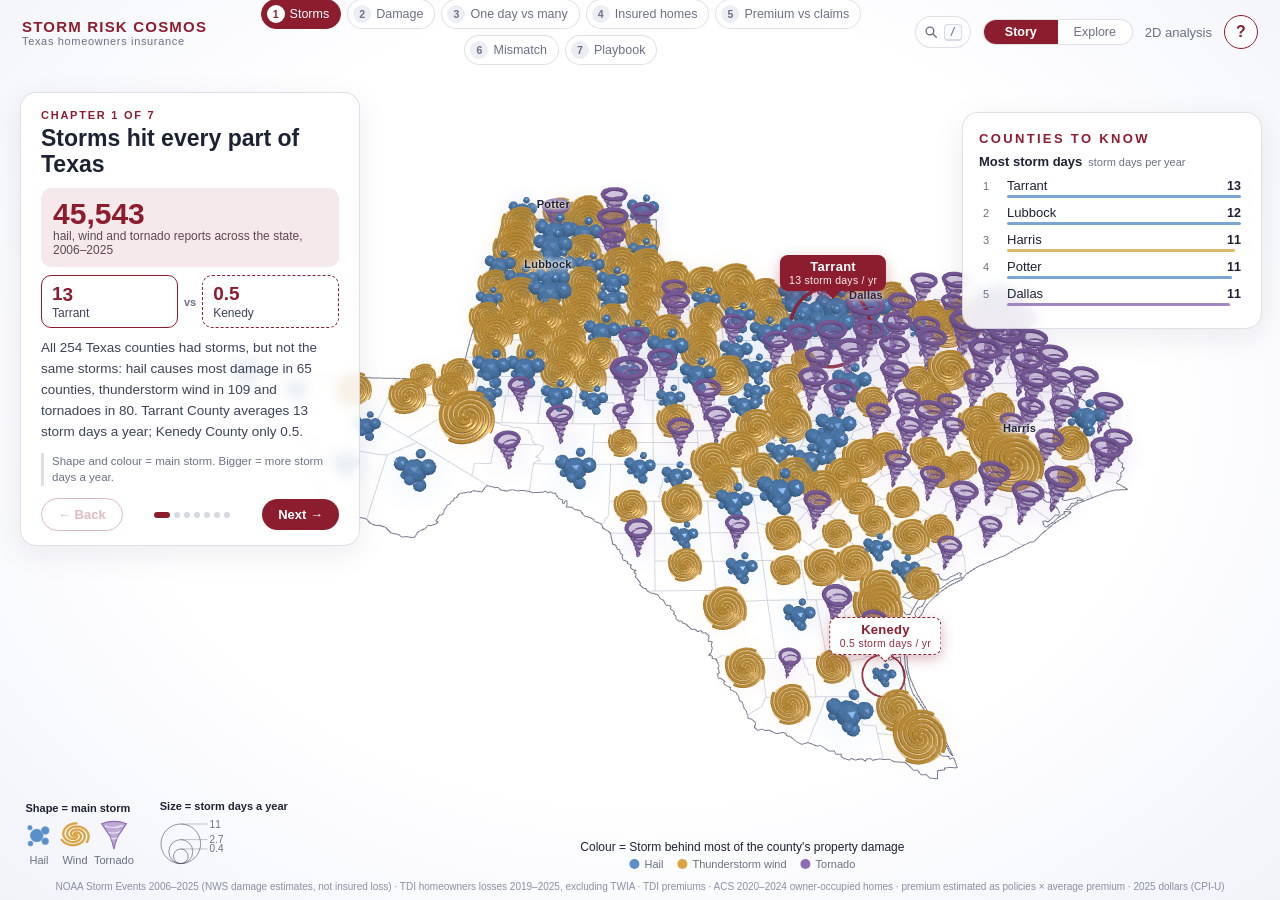
<file: web/index.html>
<!doctype html>
<html lang="en">
<head>
  <meta charset="utf-8" />
  <meta name="viewport" content="width=device-width, initial-scale=1" />
  <title>Storm Risk Cosmos · Texas</title>
  <meta name="description" content="A 3D story of storms, damage and homeowners insurance across the 254 counties of Texas." />
  <link rel="icon" href="data:," />
  <link rel="stylesheet" href="css/cosmos.css?v=15" />
  <script src="vendor/d3.min.js"></script>
  <script src="vendor/topojson-client.min.js"></script>
  <script type="importmap">{ "imports": { "three": "./vendor/three/three.module.js" } }</script>
</head>
<body class="is-story">
  <canvas id="scene"></canvas>
  <div id="labels"></div>

  <!-- reading guide -->
  <section id="guide" hidden>
    <div class="guide-card">
      <h2>How to read the 3D story</h2>
      <div class="guide-grid">
        <div><svg viewBox="0 0 60 60" class="g-ico" data-shape="0"></svg><b>Hail</b><span>ice stones: hail causes most of the county's damage</span></div>
        <div><svg viewBox="0 0 60 60" class="g-ico" data-shape="1"></svg><b>Thunderstorm wind</b><span>a storm spiral: straight-line wind causes most damage</span></div>
        <div><svg viewBox="0 0 60 60" class="g-ico" data-shape="2"></svg><b>Tornado</b><span>a funnel: tornadoes cause most damage</span></div>
      </div>
      <ul>
        <li>Each 3D storm is one Texas county.</li>
        <li><b>Stacks</b> under a storm show amounts: green money for dollars, red bills for claims paid. Homes stand as a tower with a penthouse on top: blue floors are insured homes, rose floors homes without a policy. Taller = more; every bundle or floor is the same amount.</li>
        <li><b>Colour</b> is named at the bottom of the screen. Each chapter rings and labels two counties that make its point by contrast.</li>
        <li><b>Story</b> walks through seven chapters with Back / Next or the arrow keys; <b>Explore</b> (top right, or after the last chapter) lets you pick any colour, layout and stack.</li>
        <li>Drag to turn, scroll to zoom, hover for numbers. <b>Click a county</b> to open its own 3D view: its hail, thunderstorm wind and tornado above it, its homes as 10 houses in a row (blue roof insured, red no policy) and its money as paper stacks; <b>Back to Texas</b> or Esc returns. Its <b>storm calendar</b> (year × month) shows when storms came; click a month to see only its reports.</li>
        <li><b>Find</b> (top right, or press <b>/</b>) jumps to any county or chapter. In Explore, the <b>Years</b> chart picks one year or a range, or plays the 20 years in turn.</li>
      </ul>
      <button id="guide-close">Got it</button>
    </div>
  </section>

  <!-- top bar -->
  <header id="top">
    <div class="brand"><span class="neon-sm">STORM RISK COSMOS</span><small>Texas homeowners insurance</small></div>
    <nav id="chapters"></nav>
    <nav id="tabs"></nav>
    <div class="top-right"><button id="btn-find" class="find-btn" title="Find a county or chapter (/ or ⌘K)" aria-haspopup="dialog" aria-label="Find a county or chapter"><svg viewBox="0 0 20 20" width="14" height="14" aria-hidden="true"><circle cx="8.5" cy="8.5" r="5.5" fill="none" stroke="currentColor" stroke-width="2"/><path d="M13 13l4.5 4.5" stroke="currentColor" stroke-width="2" stroke-linecap="round"/></svg><span class="find-lab">Find</span><kbd>/</kbd></button><div id="view-toggle" class="seg"><button data-v="story" class="on">Story</button><button data-v="explore">Explore</button></div><a href="analysis.html" class="link">2D analysis</a><button id="btn-help" class="round" title="How to read">?</button></div>
  </header>

  <div id="kpis"></div>

  <!-- left: layouts (explore) -->
  <aside id="mode">
    <h3>LAYOUT</h3>
    <button data-mode="map"><svg viewBox="0 0 48 48"><path d="M10 14l9-4 10 4 9-4v24l-9 4-10-4-9 4z" fill="none" stroke="currentColor" stroke-width="2"/><path d="M19 10v24M29 14v24" stroke="currentColor" stroke-width="2"/></svg><span>Map</span></button>
    <button data-mode="burst"><svg viewBox="0 0 48 48"><g fill="currentColor"><circle cx="13" cy="18" r="5"/><circle cx="19" cy="25" r="3"/><circle cx="10" cy="27" r="2.5"/><circle cx="32" cy="15" r="2"/><circle cx="37" cy="19" r="2"/><circle cx="31" cy="22" r="1.8"/><circle cx="38" cy="26" r="2"/><circle cx="33" cy="28" r="1.6"/><circle cx="24" cy="37" r="2"/></g></svg><span>One day vs many</span></button>
    <button data-mode="mismatch"><svg viewBox="0 0 48 48"><path d="M8 40h32M8 8v32" stroke="currentColor" stroke-width="2"/><path d="M10 38L40 10" stroke="currentColor" stroke-width="1.5" stroke-dasharray="3 3"/><g fill="currentColor"><circle cx="16" cy="16" r="3"/><circle cx="22" cy="24" r="2"/><circle cx="30" cy="22" r="2"/><circle cx="34" cy="32" r="2.5"/></g></svg><span>Claims vs storms</span></button>
    <p id="mode-note"></p>
  </aside>

  <!-- left: story card -->
  <aside id="story"></aside>

  <!-- left: county view (after clicking a county) -->
  <aside id="county"></aside>

  <!-- right: counties to know / county card -->
  <aside id="panel">
    <div id="insights"></div>
    <div id="controls" hidden>
      <h3>FIND</h3>
      <div class="pill-input"><input id="search" list="county-list" placeholder="Find a county…" autocomplete="off" /><datalist id="county-list"></datalist></div>
      <h3>STACKS</h3>
      <div id="f-stack" class="radios"></div>
      <h3>SIZE <small>(when stacks are off)</small></h3>
      <div id="f-size" class="radios"></div>
      <h3>YEARS <small>property damage by year</small></h3>
      <div id="f-years">
        <svg id="yr-chart" role="img" aria-label="Property damage by year and peril, 2006 to 2025. Drag across the bars to pick years."></svg>
        <div id="yr-read" aria-live="polite"></div>
        <div class="yr-btns"><button id="yr-play" aria-pressed="false">▶ Play years</button><button id="yr-all" disabled>All years</button></div>
        <p class="yr-note">Drag for a range, click a bar for one year. Storm days, damage stacks and the fading follow the years; colours stay 2006–2025.</p>
      </div>
    </div>
    <div id="card" hidden></div>
  </aside>

  <!-- bottom legends -->
  <div id="legend-left">
    <div id="shape-legend"></div>
    <div id="size-legend"></div>
  </div>
  <div id="ramp"></div>
  <footer id="foot">NOAA Storm Events 2006–2025 (NWS damage estimates, not insured loss) · TDI homeowners losses 2019–2025, excluding TWIA · TDI premiums · ACS 2020–2024 owner-occupied homes · premium estimated as policies × average premium · 2025 dollars (CPI-U)</footer>
  <div id="tip" hidden></div>

  <!-- finder: counties and chapters, keyboard first -->
  <dialog id="finder" aria-label="Find a county or chapter">
    <div class="finder-card">
      <div class="finder-in"><svg viewBox="0 0 20 20" width="16" height="16" aria-hidden="true"><circle cx="8.5" cy="8.5" r="5.5" fill="none" stroke="currentColor" stroke-width="2"/><path d="M13 13l4.5 4.5" stroke="currentColor" stroke-width="2" stroke-linecap="round"/></svg>
        <input id="finder-q" placeholder="Type a county or a chapter…" autocomplete="off" role="combobox" aria-expanded="true" aria-controls="finder-list" aria-autocomplete="list" /><kbd>Esc</kbd></div>
      <ul id="finder-list" role="listbox"></ul>
      <div class="finder-foot"><span><kbd>↑</kbd><kbd>↓</kbd> move</span><span><kbd>Enter</kbd> open</span><span><kbd>Esc</kbd> close</span></div>
    </div>
  </dialog>

  <script type="module" src="js/cosmos3d.js?v=15"></script>
</body>
</html>
</file>
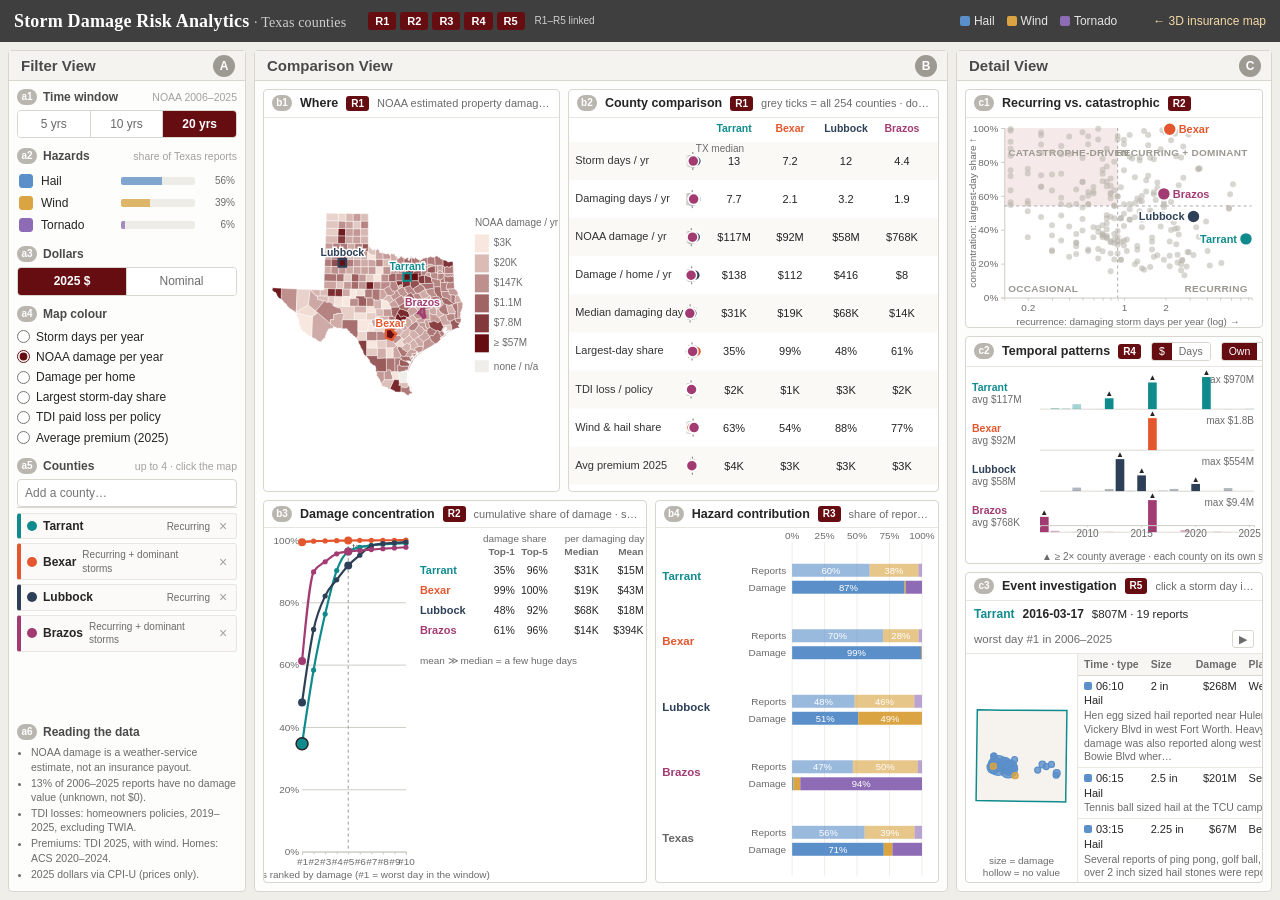
<file: web/analysis.html>
<!doctype html>
<html lang="en">
<head>
  <meta charset="utf-8" />
  <meta name="viewport" content="width=device-width, initial-scale=1" />
  <title>Storm Damage Risk Analytics · Texas</title>
  <link rel="stylesheet" href="css/style.css" />
  <script src="vendor/d3.min.js"></script>
  <script src="vendor/topojson-client.min.js"></script>
</head>
<body>
  <header class="bar">
    <h1>Storm Damage Risk Analytics <span>· Texas counties</span></h1>
    <div class="progress" aria-label="Requirement status">
      <span class="req done" data-tip="R1 Geographic comparison: built">R1</span><span class="req done" data-tip="R2 Recurring vs. catastrophic: built">R2</span><span class="req done" data-tip="R3 Hazard contribution: built">R3</span><span class="req done" data-tip="R4 Temporal patterns: built">R4</span><span class="req done" data-tip="R5 Event investigation: built">R5</span>
      <small>R1–R5 linked</small>
    </div>
    <div class="legend-perils" id="peril-legend"></div>
    <a class="nav-link" href="index.html">← 3D insurance map</a>
  </header>

  <main class="grid">
    <!-- A · Filter view -->
    <section class="view" id="view-a">
      <div class="view-title">Filter View <i class="badge">A</i></div>
      <div class="view-body filters">
        <div class="block"><h3><i class="sub">a1</i> Time window <small id="f-years">NOAA 2006–2025</small></h3>
          <div class="seg" id="f-window"><button data-v="5">5 yrs</button><button data-v="10">10 yrs</button><button data-v="20" class="on">20 yrs</button></div>
        </div>
        <div class="block"><h3><i class="sub">a2</i> Hazards <small>share of Texas reports</small></h3><div id="f-perils"></div></div>
        <div class="block"><h3><i class="sub">a3</i> Dollars</h3>
          <div class="seg" id="f-dollars"><button data-v="real" class="on">2025 $</button><button data-v="nominal">Nominal</button></div>
        </div>
        <div class="block"><h3><i class="sub">a4</i> Map colour</h3><div id="f-metric" class="radios"></div></div>
        <div class="block grow"><h3><i class="sub">a5</i> Counties <small>up to 4 · click the map</small></h3>
          <div class="search"><input id="f-search" placeholder="Add a county…" autocomplete="off" /><div id="f-suggest" class="suggest"></div></div>
          <div id="f-chips" class="chips"></div>
        </div>
        <div class="block notes"><h3><i class="sub">a6</i> Reading the data</h3><ul id="f-notes"></ul></div>
      </div>
    </section>

    <!-- B · Comparison view (R1-R3) -->
    <section class="view" id="view-b">
      <div class="view-title">Comparison View <i class="badge">B</i></div>
      <div class="view-body bgrid">
        <div class="brow top">
        <div class="panel" id="p-map"><div class="ph"><i class="sub">b1</i><b>Where</b><span class="rtag">R1</span><span class="ptitle" id="map-title"></span></div><div class="chart"></div></div>
        <div class="panel" id="p-compare"><div class="ph"><i class="sub">b2</i><b>County comparison</b><span class="rtag">R1</span><span class="ptitle">grey ticks = all 254 counties · dots = selected · dashed = Texas median</span></div><div class="chart"></div></div>
        </div>
        <div class="brow bottom">
        <div class="panel" id="p-conc"><div class="ph"><i class="sub">b3</i><b>Damage concentration</b><span class="rtag">R2</span><span class="ptitle">cumulative share of damage · steep start = catastrophe-driven, gentle = recurring · click a day to open its reports</span></div><div class="chart"></div></div>
        <div class="panel" id="p-hazard"><div class="ph"><i class="sub">b4</i><b>Hazard contribution</b><span class="rtag">R3</span><span class="ptitle">share of reports vs share of damage, by peril</span></div><div class="chart"></div></div>
        </div>
      </div>
    </section>

    <!-- C · Detail view -->
    <section class="view" id="view-c">
      <div class="view-title">Detail View <i class="badge">C</i></div>
      <div class="view-body cgrid">
        <div class="panel" id="p-type"><div class="ph"><i class="sub">c1</i><b>Recurring vs. catastrophic</b><span class="rtag">R2</span></div><div class="chart"></div></div>
        <div class="panel" id="p-time"><div class="ph"><i class="sub">c2</i><b>Temporal patterns</b><span class="rtag">R4</span>
          <span class="mini-seg" id="r4-measure"><button data-v="damage" class="on" title="NOAA damage per year">$</button><button data-v="days" title="Storm days per year">Days</button></span>
          <span class="mini-seg" id="r4-scale"><button data-v="own" class="on" title="Each county on its own scale">Own</button><button data-v="shared" title="One scale for all counties">Shared</button></span>
          <span class="ptitle">drag years to filter all views</span></div><div class="chart"></div></div>
        <div class="panel" id="p-events"><div class="ph"><i class="sub">c3</i><b>Event investigation</b><span class="rtag">R5</span><span class="ptitle" id="r5-title">click a storm day in b3 or a year in c2</span></div><div class="chart"></div></div>
      </div>
    </section>
  </main>
  <div id="tip" class="tip" hidden></div>
  <script src="js/app.js"></script>
</body>
</html>
</file>
<file: web/css/cosmos.css>
/* Storm Risk Cosmos: light layout, one screen, UI floats over a full-window WebGL canvas */
:root {
  --bg: #ffffff; --ink: #1d2233; --dim: #6b7085; --line: rgba(30, 40, 80, 0.14);
  --accent: #8c1d2f; --accent-soft: #f6e9eb; --panel: rgba(255, 255, 255, 0.88);
  --hail: #5b8fc9; --wind: #d9a441; --tornado: #8e6bb5;
  font-family: "Avenir Next", "Avenir", "Segoe UI", "Helvetica Neue", sans-serif;
}
* { box-sizing: border-box; }
[hidden] { display: none !important; }
html, body { margin: 0; height: 100%; overflow: hidden; color: var(--ink); background: radial-gradient(ellipse at 50% 45%, #ffffff 55%, #f1f3f9); }
button { font: inherit; color: inherit; cursor: pointer; }
#scene { position: fixed; inset: 0; width: 100%; height: 100%; display: block; }
#labels { position: fixed; inset: 0; pointer-events: none; }
.lab3d { position: absolute; transform: translate(-50%, -100%); font-size: 11px; font-weight: 600; color: var(--ink); white-space: nowrap; text-shadow: 0 0 3px #fff, 0 0 6px #fff, 0 0 10px #fff; letter-spacing: 0.02em; }
.lab3d.group { font-size: 15px; font-weight: 700; color: var(--accent); text-transform: uppercase; letter-spacing: 0.08em; transform: translate(-50%, -50%); }
.lab3d.group small { display: block; font-size: 10px; color: var(--dim); font-weight: 500; text-transform: none; letter-spacing: 0; text-align: center; }
.lab3d.axis { font-size: 10px; font-weight: 500; color: var(--dim); transform: translate(-100%, -50%); }
.lab3d.median { font-size: 10px; color: var(--accent); transform: translate(0, -110%); }
.lab3d.note { font-size: 12px; font-weight: 500; color: var(--dim); transform: translate(-50%, -50%); letter-spacing: 0.06em; }

/* intro + guide */
#splash, #guide { position: fixed; inset: 0; z-index: 20; display: grid; place-items: center; background: radial-gradient(ellipse at center, rgba(255, 255, 255, 0.82), rgba(244, 245, 250, 0.96)); transition: opacity 0.6s; }
#splash.gone { opacity: 0; pointer-events: none; }
.splash-inner { max-width: 640px; text-align: center; padding: 0 24px; }
.neon { margin: 0; font-size: clamp(48px, 8vw, 104px); line-height: 0.95; font-weight: 800; letter-spacing: 0.04em;
  background: linear-gradient(120deg, #c81d4b, #8c1d2f 45%, #2c3e70); -webkit-background-clip: text; background-clip: text; color: transparent; }
.kicker { margin: 18px 0 6px; color: var(--accent); letter-spacing: 0.18em; text-transform: uppercase; font-size: 13px; font-weight: 600; }
.intro { color: #3c4256; font-size: 16px; line-height: 1.6; }
.splash-btns { display: flex; gap: 14px; justify-content: center; margin-top: 26px; }
.splash-btns button, #guide-close { border: 0; background: var(--accent); color: #fff; font-weight: 700; padding: 12px 34px; border-radius: 999px; font-size: 15px; box-shadow: 0 6px 20px rgba(140, 29, 47, 0.25); }
.splash-btns .ghost { background: transparent; color: var(--accent); border: 1.5px solid var(--accent); box-shadow: none; }
.guide-card { width: min(720px, 92vw); background: #fff; border: 1px solid var(--line); border-radius: 18px; padding: 26px 30px; box-shadow: 0 20px 60px rgba(20, 30, 70, 0.15); }
.guide-card h2 { margin: 0 0 14px; color: var(--accent); font-size: 20px; letter-spacing: 0.04em; }
.guide-grid { display: grid; grid-template-columns: repeat(3, 1fr); gap: 14px; margin-bottom: 12px; }
.guide-grid div { text-align: center; font-size: 12.5px; color: #4a5066; display: flex; flex-direction: column; align-items: center; gap: 4px; }
.guide-grid b { color: var(--ink); font-size: 14px; }
.g-ico { width: 64px; height: 64px; }
.guide-card ul { margin: 6px 0 18px; padding-left: 18px; color: #4a5066; font-size: 13.5px; line-height: 1.7; }
.guide-card b { color: var(--ink); }

/* top bar */
#top { position: fixed; top: 0; left: 0; right: 0; height: 64px; display: flex; align-items: center; gap: 18px; padding: 0 22px; z-index: 5; pointer-events: none; }
#top > * { pointer-events: auto; }
.brand { display: flex; flex-direction: column; min-width: 170px; }
.neon-sm { font-weight: 800; letter-spacing: 0.08em; font-size: 15px; color: var(--accent); }
.brand small { color: var(--dim); font-size: 11px; letter-spacing: 0.06em; }
#tabs, #chapters { flex: 1; display: flex; justify-content: center; gap: 6px; flex-wrap: wrap; }
#tabs button, #chapters button { border: 1.5px solid var(--line); background: rgba(255, 255, 255, 0.8); border-radius: 999px; padding: 6px 12px; font-size: 12.5px; white-space: nowrap; color: var(--dim); transition: all 0.2s; }
#tabs button:hover, #chapters button:hover { color: var(--ink); border-color: var(--dim); }
#tabs button.on, #chapters button.on { border-color: var(--accent); color: #fff; background: var(--accent); }
#chapters button { display: flex; align-items: center; gap: 5px; padding: 5px 11px 5px 5px; }
#chapters button i { font-style: normal; font-size: 10.5px; font-weight: 700; width: 18px; height: 18px; border-radius: 50%; display: grid; place-items: center; background: #eceef4; color: var(--dim); }
#chapters button.done { color: var(--ink); }
#chapters button.done i { background: var(--accent-soft); color: var(--accent); }
#chapters button.on i { background: #fff; color: var(--accent); }
body.is-story #tabs, body.is-story #kpis, body.is-story #mode { display: none; }
body:not(.is-story) #chapters, body:not(.is-story) #story { display: none; }
#view-toggle { width: 150px; }
#view-toggle button { padding: 5px 0; }
.top-right { display: flex; align-items: center; gap: 12px; justify-content: flex-end; }
.link { color: var(--dim); font-size: 13px; text-decoration: none; }
.link:hover { color: var(--accent); }
.round { width: 34px; height: 34px; border-radius: 50%; border: 1.5px solid var(--accent); background: #fff; color: var(--accent); font-weight: 700; }
#kpis { position: fixed; top: 62px; left: 50%; transform: translateX(-50%); display: flex; gap: 44px; z-index: 5; font-size: 11px; color: var(--dim); white-space: nowrap; }
#kpis div { text-align: center; }
#kpis b { display: block; color: var(--ink); font-size: 17px; font-weight: 700; letter-spacing: 0.01em; }
#kpis b i { font-style: normal; color: var(--dim); font-size: 12px; font-weight: 500; }

/* side panels */
aside h3 { margin: 14px 0 8px; font-size: 13px; letter-spacing: 0.18em; color: var(--accent); font-weight: 700; }
#mode { position: fixed; left: 20px; top: 108px; width: 112px; z-index: 5; display: flex; flex-direction: column; align-items: center; }
#mode h3 { font-size: 18px; margin-bottom: 10px; }
#mode button { background: none; border: 0; display: flex; flex-direction: column; align-items: center; gap: 2px; color: var(--dim); margin-bottom: 6px; font-size: 12.5px; }
#mode button svg { width: 54px; height: 54px; padding: 9px; border-radius: 50%; border: 1.5px solid transparent; transition: all 0.2s; }
#mode button:hover { color: var(--ink); }
#mode button.on { color: var(--accent); }
#mode button.on svg { border-color: var(--accent); background: var(--accent-soft); }
#mode button.on span { text-decoration: underline; text-underline-offset: 4px; }
#mode-note { font-size: 11px; color: var(--dim); line-height: 1.45; text-align: center; margin: 4px 0 0; }

#panel { position: fixed; right: 18px; top: 112px; bottom: 74px; width: 300px; z-index: 5; display: flex; flex-direction: column; }
#controls, #card { background: var(--panel); border: 1px solid var(--line); border-radius: 16px; padding: 4px 16px 14px; backdrop-filter: blur(6px); box-shadow: 0 8px 30px rgba(20, 30, 70, 0.08); }
#card { flex: 1; min-height: 0; overflow: hidden; padding: 12px 16px; display: flex; flex-direction: column; gap: 9px; }
.pill-input { margin-bottom: 7px; }
.pill-input input, .pill-input select { width: 100%; border: 1px solid #ead3d7; border-radius: 999px; padding: 7px 14px; background: var(--accent-soft); color: var(--ink); font: inherit; font-size: 13px; font-weight: 600; outline: none; appearance: none; }
.pill-input input:focus, .pill-input select:focus { border-color: var(--accent); }
.pill-input select { background-image: linear-gradient(45deg, transparent 50%, var(--accent) 50%), linear-gradient(135deg, var(--accent) 50%, transparent 50%); background-position: calc(100% - 18px) 50%, calc(100% - 13px) 50%; background-size: 5px 5px; background-repeat: no-repeat; }
.pill-input input::placeholder { color: #8a7078; }
.radios label { display: flex; align-items: center; gap: 9px; font-size: 13px; color: #3c4256; padding: 3px 0; cursor: pointer; }
.radios input { appearance: none; width: 14px; height: 14px; border-radius: 50%; border: 1.5px solid #a3a8ba; margin: 0; }
.radios input:checked { border-color: var(--accent); background: radial-gradient(circle, var(--accent) 45%, transparent 50%); }
.chips { display: flex; gap: 6px; }
.chips button { flex: 1; border: 1.5px solid var(--c); background: color-mix(in srgb, var(--c) 14%, white); border-radius: 999px; padding: 5px 0; font-size: 12px; display: flex; align-items: center; justify-content: center; gap: 4px; color: var(--ink); }
.chips button.off { background: transparent; border-color: var(--line); color: var(--dim); }
.chips svg { width: 16px; height: 16px; }
.seg { display: flex; border: 1.5px solid var(--line); border-radius: 999px; overflow: hidden; background: #fff; }
.seg button { flex: 1; border: 0; background: none; padding: 5px 0; font-size: 12.5px; color: var(--dim); }
.seg button.on { background: var(--accent); color: #fff; font-weight: 700; }

/* county card */
.c-head { display: flex; align-items: flex-start; gap: 10px; }
.c-head svg { width: 42px; height: 42px; flex-shrink: 0; }
.c-head h2 { margin: 0; font-size: 20px; line-height: 1.1; }
.c-head .badge { display: inline-block; margin-top: 4px; font-size: 10.5px; padding: 2px 8px; border-radius: 999px; border: 1px solid var(--accent); color: var(--accent); }
.c-close { margin-left: auto; border: 0; background: none; color: var(--dim); font-size: 20px; line-height: 1; padding: 0 2px; }
.c-close:hover { color: var(--accent); }
.c-kpis { display: grid; grid-template-columns: 1fr 1fr; gap: 6px 10px; }
.c-kpis div { font-size: 10.5px; color: var(--dim); line-height: 1.25; }
.c-kpis b { display: block; color: var(--ink); font-size: 15px; }
.c-kpis small { color: var(--dim); }
.c-sec { font-size: 10.5px; color: var(--accent); letter-spacing: 0.12em; text-transform: uppercase; margin: 2px 0 -4px; display: flex; justify-content: space-between; font-weight: 600; }
.c-sec span { color: var(--dim); letter-spacing: 0; text-transform: none; font-weight: 500; }
.c-svg { width: 100%; display: block; }
.c-svg text { fill: var(--dim); font-size: 9.5px; }
.c-days { display: flex; flex-direction: column; gap: 5px; min-height: 0; overflow: hidden; }
.c-day { border-left: 3px solid var(--c); padding: 3px 0 3px 8px; font-size: 11.5px; line-height: 1.35; color: #3c4256; background: #f6f7fb; border-radius: 0 6px 6px 0; }
.c-day b { color: var(--ink); }
.c-day i { color: var(--dim); font-style: italic; display: -webkit-box; -webkit-line-clamp: 2; -webkit-box-orient: vertical; overflow: hidden; }

/* legends */
#legend-left { position: fixed; left: 22px; bottom: 34px; z-index: 5; display: flex; gap: 18px; align-items: flex-end; font-size: 11px; color: var(--dim); }
#shape-legend { display: flex; gap: 10px; }
#shape-legend div { display: flex; flex-direction: column; align-items: center; gap: 2px; }
#shape-legend svg { width: 34px; height: 34px; }
#size-legend svg { display: block; }
#size-legend text { fill: var(--dim); font-size: 10px; }
#ramp { position: fixed; left: 50%; bottom: 30px; transform: translateX(-50%); width: min(520px, 40vw); z-index: 5; font-size: 11px; color: var(--dim); text-align: center; }
#ramp .bar { height: 8px; border-radius: 4px; margin: 4px 0 2px; }
#ramp .ticks { display: flex; justify-content: space-between; }
#ramp .title { color: var(--ink); font-size: 12px; }
#foot { position: fixed; bottom: 8px; left: 0; right: 0; text-align: center; font-size: 10px; color: #8a8fa3; z-index: 5; pointer-events: none; }

#tip { position: fixed; z-index: 30; pointer-events: none; background: rgba(255, 255, 255, 0.97); border: 1px solid var(--line); border-radius: 10px; padding: 8px 11px; font-size: 12px; line-height: 1.45; max-width: 280px; box-shadow: 0 8px 26px rgba(20, 30, 70, 0.14); }
#tip b { font-size: 13.5px; }
#tip .sw { display: inline-block; width: 9px; height: 9px; border-radius: 50%; margin-right: 5px; vertical-align: 0; }
#tip small { color: var(--dim); }
.cash-leg { display: flex; align-items: flex-end; gap: 8px; margin-top: 3px; line-height: 1.35; }
.cash-leg b { color: var(--ink); }

/* story card (left) */
#story { position: fixed; left: 20px; top: 92px; width: 340px; max-height: calc(100vh - 230px); overflow: hidden; z-index: 5; background: var(--panel); border: 1px solid var(--line); border-radius: 16px; padding: 16px 20px 14px; backdrop-filter: blur(6px); box-shadow: 0 8px 30px rgba(20, 30, 70, 0.08); display: flex; flex-direction: column; }
.st-step { font-size: 11px; letter-spacing: 0.16em; text-transform: uppercase; color: var(--accent); font-weight: 700; }
#story h2 { margin: 4px 0 10px; font-size: 23px; line-height: 1.15; }
.st-stat { display: flex; flex-direction: column; padding: 10px 12px; background: var(--accent-soft); border-radius: 10px; margin-bottom: 10px; }
.st-stat b { font-size: 30px; line-height: 1.05; color: var(--accent); }
.st-stat > span { font-size: 12px; color: #5a4a50; }
#story p { margin: 0 0 10px; font-size: 13.5px; line-height: 1.55; color: #3c4256; }
.st-read { font-size: 11.5px; color: var(--dim); border-left: 3px solid var(--line); padding-left: 8px; margin-bottom: 12px; line-height: 1.45; }
.st-nav { display: flex; align-items: center; justify-content: space-between; gap: 8px; margin-top: auto; }
.st-nav button { border: 0; background: var(--accent); color: #fff; font-weight: 700; padding: 8px 16px; border-radius: 999px; font-size: 13px; }
.st-nav button.ghost { background: transparent; color: var(--accent); border: 1.5px solid var(--accent); }
.st-nav button:disabled { opacity: 0.3; cursor: default; }
.st-dots { display: flex; gap: 4px; }
.st-dots i { width: 6px; height: 6px; border-radius: 50%; background: #d6d8e2; }
.st-dots i.on { background: var(--accent); width: 16px; border-radius: 3px; }
.cat-line { display: block; margin-bottom: 6px; font-size: 13px; }
.cat-line i { display: inline-block; width: 10px; height: 10px; border-radius: 50%; margin-right: 6px; vertical-align: 0; }
.cat-line.muted { color: var(--dim); font-size: 11.5px; }

/* counties to know (right, story view) */
#insights { background: var(--panel); border: 1px solid var(--line); border-radius: 16px; padding: 4px 16px 12px; backdrop-filter: blur(6px); box-shadow: 0 8px 30px rgba(20, 30, 70, 0.08); overflow: hidden; }
.ins-group { margin-bottom: 8px; }
.ins-title { font-size: 13px; font-weight: 700; margin: 6px 0 4px; display: flex; align-items: baseline; gap: 6px; flex-wrap: wrap; }
.ins-title i { width: 10px; height: 10px; border-radius: 50%; display: inline-block; }
.ins-title span { font-size: 11px; font-weight: 500; color: var(--dim); }
.ins-row { width: 100%; display: grid; grid-template-columns: 18px 1fr auto; align-items: center; gap: 6px; border: 0; background: none; padding: 5px 4px 7px; border-radius: 8px; position: relative; text-align: left; font-size: 13px; }
.ins-row:hover { background: #f4f5f9; }
.ins-row em { font-style: normal; font-size: 11px; color: var(--dim); }
.ins-row b { font-size: 12.5px; font-weight: 600; }
.ins-row u { position: absolute; left: 28px; bottom: 2px; height: 3px; border-radius: 2px; opacity: 0.8; max-width: calc(100% - 32px); }
.badge.solid { color: #fff; margin-left: 4px; }
.badge.muted { color: var(--dim); border-color: #c9ccd6; margin-left: 4px; }
.swatches { display: flex; justify-content: center; gap: 14px; margin-top: 5px; flex-wrap: wrap; }
.swatches span { display: flex; align-items: center; gap: 5px; }
.swatches i { width: 10px; height: 10px; border-radius: 50%; display: inline-block; }
.lab3d.zone { font-size: 13px; font-weight: 700; letter-spacing: 0.04em; transform: translate(-50%, -50%); }
.lab3d.zone.over { color: #c81d4b; }
.lab3d.zone.under { color: #2c7bb6; }

/* contrast pair: in the story card and as callouts in the scene */
.st-vs { display: flex; align-items: stretch; gap: 6px; margin: -2px 0 10px; }
.st-vs > span { flex: 1; display: flex; flex-direction: column; padding: 6px 10px; border-radius: 10px; border: 1.5px solid var(--accent); font-size: 12px; color: #3c4256; line-height: 1.25; }
.st-vs > span > b { font-size: 19px; color: var(--accent); }
.st-vs > span.b { border-style: dashed; }
.st-vs i { align-self: center; font-style: normal; font-size: 11px; font-weight: 700; color: var(--dim); }
.lab3d.pair { font-size: 13px; font-weight: 700; color: #fff; background: var(--accent); padding: 4px 9px 5px; border-radius: 8px; text-shadow: none; transform: translate(-50%, calc(-100% - 10px)); box-shadow: 0 4px 14px rgba(140, 29, 47, 0.3); text-align: center; z-index: 2; }
.lab3d.pair small { display: block; font-size: 10.5px; font-weight: 500; opacity: 0.92; }
.lab3d.pair.b { background: #fff; color: var(--accent); border: 1.5px dashed var(--accent); }
.lab3d.pair::after { content: ""; position: absolute; left: 50%; bottom: -6px; width: 10px; height: 10px; background: inherit; transform: translateX(-50%) rotate(45deg); border-right: inherit; border-bottom: inherit; }

/* legends */
.lg-title { font-size: 11px; color: var(--ink); font-weight: 600; margin-bottom: 4px; white-space: nowrap; }
.lg-row { display: flex; gap: 10px; align-items: flex-end; }
.lg-row > div { display: flex; flex-direction: column; align-items: center; gap: 2px; }
#legend-left { gap: 26px; }
.cash-leg { flex-direction: row !important; align-items: center !important; gap: 6px !important; }
#ramp .swatches { margin-top: 4px; }
.badge.coast { color: #fff; background: #7d74c9; border-color: #7d74c9; margin-left: 4px; }
#shape-legend { display: block; }
#shape-legend .lg-row { flex-direction: row; }
#ramp { left: 58%; width: min(470px, 34vw); }
.lab3d.axis { text-align: right; line-height: 1.2; }
.radios label.muted { opacity: 0.45; }
aside h3 small { font-size: 10px; letter-spacing: 0; color: var(--dim); font-weight: 500; }
#mode button span { text-align: center; max-width: 100px; }

/* county view */
#county { display: none; position: fixed; left: 20px; top: 84px; width: 350px; max-height: calc(100vh - 110px); overflow: auto; z-index: 6; background: var(--panel); border: 1px solid var(--line); border-radius: 16px; padding: 12px 18px 14px; backdrop-filter: blur(6px); box-shadow: 0 8px 30px rgba(20, 30, 70, 0.08); }
body.in-county #county { display: block; }
body.in-county #story, body.in-county #chapters, body.in-county #tabs, body.in-county #mode, body.in-county #legend-left, body.in-county #ramp, body.in-county #kpis { display: none !important; }
#county h2 { margin: 2px 0 6px; font-size: 24px; line-height: 1.1; }
.cv-back { border: 1.5px solid var(--accent); background: #fff; color: var(--accent); font-weight: 700; border-radius: 999px; padding: 5px 14px; font-size: 12.5px; margin-bottom: 8px; }
.cv-back:hover { background: var(--accent); color: #fff; }
.cv-sec { font-size: 10.5px; color: var(--accent); letter-spacing: 0.12em; text-transform: uppercase; margin: 10px 0 5px; display: flex; justify-content: space-between; font-weight: 700; }
.cv-sec span { color: var(--dim); letter-spacing: 0; text-transform: none; font-weight: 500; }
.cv-row { display: grid; grid-template-columns: 34px 1fr auto; gap: 8px; align-items: center; padding: 4px 0; border-bottom: 1px solid #eef0f5; }
.cv-row svg { width: 32px; height: 32px; }
.cv-row b { display: block; font-size: 13px; }
.cv-row span { font-size: 11px; color: var(--dim); line-height: 1.3; }
.cv-row em { font-style: normal; font-weight: 700; font-size: 15px; text-align: right; }
.cv-row em small { font-weight: 500; font-size: 10.5px; color: var(--dim); }
.cv-row.off { opacity: 0.45; }
.cv-legend { display: flex; flex-direction: column; gap: 4px; font-size: 12px; color: #3c4256; }
.cv-legend span { display: flex; align-items: center; gap: 7px; }
.cv-legend svg { flex-shrink: 0; }
.cv-note { font-size: 10.5px; color: var(--dim); line-height: 1.45; margin: 10px 0 0; }
.lab3d.nb { font-size: 10.5px; font-weight: 500; color: #8a8fa3; transform: translate(-50%, -50%); letter-spacing: 0.04em; }
.lab3d.cv-peril { font-size: 13px; font-weight: 800; color: var(--c); text-align: center; transform: translate(-50%, -100%); }
.lab3d.cv-peril small { display: block; font-size: 10.5px; font-weight: 600; color: var(--ink); }
.lab3d.cv-peril.off { opacity: 0.5; }
.lab3d.cv-stack, .lab3d.cv-homes { font-size: 12.5px; font-weight: 700; text-align: center; background: rgba(255, 255, 255, 0.85); padding: 3px 8px; border-radius: 8px; border: 1px solid var(--line); }
.lab3d.cv-stack small, .lab3d.cv-homes small { display: block; font-size: 10.5px; font-weight: 500; color: var(--dim); }

/* one day vs many: open a group, sort it */
.lab3d.group.open { pointer-events: auto; cursor: pointer; padding: 4px 10px; border-radius: 10px; border: 1.5px dashed transparent; }
.lab3d.group.open:hover { border-color: var(--accent); background: rgba(255, 255, 255, 0.9); }
.lab3d.rank { font-size: 11px; }
.lab3d.rank i { font-style: normal; display: inline-block; min-width: 16px; padding: 0 3px; border-radius: 8px; background: var(--accent); color: #fff; font-size: 9.5px; text-align: center; margin-right: 2px; }
.lab3d.rank small { display: block; text-align: center; font-weight: 500; color: var(--dim); font-size: 9.5px; }
#mode-note button { display: block; width: 100%; margin: 4px 0 0; border: 1.5px solid var(--line); background: #fff; border-radius: 999px; padding: 4px 6px; font-size: 11px; color: var(--ink); }
#mode-note button:hover { border-color: var(--accent); color: var(--accent); }
#mode-note button.on { background: var(--accent); border-color: var(--accent); color: #fff; font-weight: 700; }
#mode-note .cl-back { border-color: var(--accent); color: var(--accent); font-weight: 700; margin-bottom: 8px; }
#mode-note .cl-name { display: block; color: var(--accent); font-size: 12px; margin-bottom: 6px; }
#mode-note .cl-open, #mode-note .cl-sort { display: block; margin-top: 2px; }
.lab3d.rank.only { font-size: 0; }
.lab3d.rank.only i { font-size: 9px; background: rgba(140, 29, 47, 0.7); }
.lab3d.rank.only.top i { font-size: 11px; background: var(--accent); min-width: 20px; }
#mode-note .cl-top { display: block; text-align: left; }
#mode-note .cl-top a { display: grid; grid-template-columns: 18px 1fr auto; gap: 4px; align-items: center; padding: 2px 3px; border-radius: 6px; cursor: pointer; color: var(--ink); font-size: 11px; }
#mode-note .cl-top a:hover { background: var(--accent-soft); }
#mode-note .cl-top i { font-style: normal; font-size: 9.5px; font-weight: 700; color: #fff; background: var(--accent); border-radius: 8px; text-align: center; }
#mode-note .cl-top em { font-style: normal; color: var(--dim); font-size: 10px; }
#mode-note .cl-name { margin-top: 8px; }
#mode { width: 150px; }

/* rolling numbers: each digit is a column of 0-9 that slides into place */
.rd { display: inline-block; height: 1lh; overflow: hidden; vertical-align: top; }
.rd-col { display: flex; flex-direction: column; transition: transform 0.9s cubic-bezier(0.16, 1, 0.3, 1); transition-delay: calc(var(--i) * 28ms); }
.rd-col span { height: 1lh; }

/* years timeline (Explore, right panel) */
#controls { overflow: auto; }
#f-years { margin-top: 2px; }
#yr-chart { width: 100%; display: block; overflow: visible; }
#yr-chart .yr-bars g { transition: opacity 0.25s; }
#yr-chart .yr-bars g.off { opacity: 0.22; }
#yr-chart .yr-floor { fill: #c9cdd9; }
#yr-chart .yr-axis text, #yr-chart .yr-max { fill: var(--dim); font-size: 9px; }
#yr-chart .yr-brush .selection { fill: var(--accent); fill-opacity: 0.08; stroke: var(--accent); stroke-width: 1.2; shape-rendering: crispEdges; }
#yr-chart .yr-brush .handle { fill: var(--accent); fill-opacity: 0.85; width: 4px; rx: 2px; }
#yr-chart .yr-brush .overlay { cursor: crosshair; }
#yr-read { font-size: 11.5px; color: #3c4256; min-height: 17px; margin: 2px 0 6px; }
#yr-read b { color: var(--accent); }
#yr-read.hover b { color: var(--ink); }
.yr-btns { display: flex; gap: 6px; }
.yr-btns button { flex: 1; border: 1.5px solid var(--accent); background: #fff; color: var(--accent); border-radius: 999px; padding: 5px 0; font-size: 12px; font-weight: 700; min-height: 32px; }
.yr-btns button[aria-pressed="true"], .yr-btns button:first-child:hover { background: var(--accent); color: #fff; }
.yr-btns button:disabled { opacity: 0.35; cursor: default; border-color: var(--line); color: var(--dim); }
.yr-note { font-size: 10.5px; color: var(--dim); line-height: 1.4; margin: 6px 0 0; }

/* storm calendar (county view) */
.cv-cal { width: 100%; display: block; }
.cv-cal text { fill: var(--dim); font-size: 7.5px; }
.cv-cal .cal-y text { cursor: pointer; }
.cv-cal .cal-y text:hover, .cv-cal .cal-y text.sel { fill: var(--accent); font-weight: 700; }
.cv-cal rect.bg { fill: #f4f5f9; }
.cv-cal rect.on { cursor: pointer; transition: opacity 0.2s; }
.cv-cal rect.on:hover, .cv-cal rect.on:focus-visible { stroke: var(--ink); stroke-width: 1.2; outline: none; }
.cv-cal rect.on.sel { stroke: var(--accent); stroke-width: 1.6; }
.cv-cal-key { display: flex; gap: 10px; font-size: 10.5px; color: #3c4256; margin: 3px 0 2px; flex-wrap: wrap; }
.cv-cal-key span { display: flex; align-items: center; gap: 4px; }
.cv-cal-key i { width: 9px; height: 9px; border-radius: 2px; }
.cv-cal-key .dim { color: var(--dim); }
.cv-cal-note { font-size: 11px; color: #3c4256; min-height: 16px; }
.cv-cal-note b { color: var(--accent); }
.cal-clear { border: 1px solid var(--accent); background: #fff; color: var(--accent); border-radius: 999px; font-size: 10.5px; padding: 1px 8px; margin-left: 4px; }

/* finder (Find button, "/" or ⌘K) */
.find-btn { display: flex; align-items: center; gap: 6px; border: 1.5px solid var(--line); background: rgba(255, 255, 255, 0.9); border-radius: 999px; padding: 5px 8px 5px 11px; font-size: 12.5px; color: var(--dim); min-height: 32px; }
.find-btn:hover { color: var(--accent); border-color: var(--accent); }
kbd { font: 600 10px/1 "SF Mono", Menlo, monospace; color: var(--dim); border: 1px solid #d7dae4; border-bottom-width: 2px; border-radius: 4px; padding: 2px 5px; background: #fafbfd; }
#finder { border: 0; padding: 0; background: transparent; width: min(560px, 92vw); margin: 12vh auto auto; overflow: visible; }
#finder::backdrop { background: rgba(29, 34, 51, 0.28); backdrop-filter: blur(3px); }
#finder[open] .finder-card { animation: finder-in 0.18s cubic-bezier(0.16, 1, 0.3, 1); }
@keyframes finder-in { from { opacity: 0; transform: translateY(-8px) scale(0.98); } }
.finder-card { background: #fff; border: 1px solid var(--line); border-radius: 16px; box-shadow: 0 24px 70px rgba(20, 30, 70, 0.25); overflow: hidden; }
.finder-in { display: flex; align-items: center; gap: 10px; padding: 12px 16px; border-bottom: 1px solid var(--line); color: var(--dim); }
.finder-in input { flex: 1; border: 0; outline: none; font: inherit; font-size: 16px; color: var(--ink); background: none; }
#finder-list { list-style: none; margin: 0; padding: 6px; max-height: min(420px, 56vh); overflow: auto; }
#finder-list .fh { font-size: 10.5px; letter-spacing: 0.12em; text-transform: uppercase; color: var(--accent); font-weight: 700; padding: 8px 10px 4px; }
#finder-list li[data-j] { display: grid; grid-template-columns: 32px 1fr auto; gap: 10px; align-items: center; padding: 7px 10px; border-radius: 10px; cursor: pointer; color: var(--accent); }
#finder-list li[data-j] svg { width: 30px; height: 30px; }
#finder-list li[data-j] b { display: block; color: var(--ink); font-size: 13.5px; }
#finder-list li[data-j] small { color: var(--dim); font-size: 11.5px; }
#finder-list li[data-j] kbd { opacity: 0; }
#finder-list li.on { background: var(--accent-soft); }
#finder-list li.on kbd { opacity: 1; color: var(--accent); }
.finder-foot { display: flex; gap: 16px; padding: 8px 16px; border-top: 1px solid var(--line); font-size: 11px; color: var(--dim); background: #fafbfd; }
.finder-foot kbd { margin-right: 3px; }

/* keyboard focus stays visible everywhere */
button:focus-visible, a:focus-visible, input:focus-visible, [tabindex]:focus-visible { outline: 2px solid var(--accent); outline-offset: 2px; }
@media (prefers-reduced-motion: reduce) {
  *, *::before, *::after { transition-duration: 0.01ms !important; animation-duration: 0.01ms !important; }
}
/* the story's seven chapter buttons need the room: Find shrinks to its icon there */
body.is-story .find-lab { display: none; }
body.is-story .find-btn { padding: 5px 8px; }
/* county view: the 10 houses as a row of icons */
.cv-houses { display: flex; align-items: center; gap: 2px; margin: 2px 0 6px; }
.cv-houses svg { width: 22px; height: 22px; }
.cv-houses b { margin-left: 8px; font-size: 15px; color: var(--ink); }
</file>
<file: web/css/style.css>
/* Storm Damage Risk Analytics: one screen, three coordinated views (A filter · B comparison · C detail). */
:root {
  --bg: #efeee9; --panel: #fdfdfc; --line: #d9d6cf; --line-2: #e8e6e0; --ink: #252525; --muted: #6b6b6b; --faint: #a3a19c;
  --accent: #660d12; --accent-2: #a8323a; --head: #4a4a4a; --todo: #b98a2e;
  --hail: #5b8fc9; --wind: #d9a441; --tornado: #8e6bb5;
  --serif: Georgia, "Times New Roman", serif; --sans: -apple-system, "Segoe UI", Roboto, "Helvetica Neue", Arial, sans-serif;
}
* { box-sizing: border-box; }
html, body { height: 100%; margin: 0; overflow: hidden; background: var(--bg); color: var(--ink); font: 12px/1.35 var(--sans); }
button { font: inherit; cursor: pointer; }

.bar { height: 42px; display: flex; align-items: center; gap: 22px; padding: 0 14px; background: #3f3f3f; color: #fff; }
.bar h1 { font: 600 18px var(--serif); margin: 0; letter-spacing: .01em; }
.bar h1 span { font-weight: 400; color: #cfcfcf; font-size: 14px; }
.progress { display: flex; align-items: center; gap: 4px; }
.progress small { color: #cfcfcf; margin-left: 6px; }
.req { font-weight: 700; font-size: 11px; padding: 2px 7px; border-radius: 3px; }
.req.done { background: var(--accent); color: #fff; }
.req.todo { border: 1px dashed #d8b46a; color: #e7c98a; }
.legend-perils { margin-left: auto; display: flex; gap: 12px; color: #e6e6e6; }
.legend-perils i { display: inline-block; width: 10px; height: 10px; border-radius: 2px; margin-right: 4px; vertical-align: -1px; }

.grid { height: calc(100vh - 42px); display: grid; grid-template-columns: 238px minmax(0, 1fr) minmax(300px, 25%); gap: 8px; padding: 8px; }
.view { background: var(--panel); border: 1px solid var(--line); border-radius: 4px; display: flex; flex-direction: column; min-height: 0; min-width: 0; }
.view-title { position: relative; font: 600 15px var(--sans); color: var(--head); padding: 6px 12px; border-bottom: 1px solid var(--line); background: #f4f3ef; }
.badge { position: absolute; right: 10px; top: 4px; width: 22px; height: 22px; border-radius: 50%; background: #9d9a93; color: #fff; font: 700 12px/22px var(--sans); text-align: center; font-style: normal; }
.view-body { flex: 1; min-height: 0; padding: 8px; }
.sub { display: inline-block; min-width: 20px; height: 16px; padding: 0 4px; border-radius: 8px; background: #b9b6af; color: #fff; font: 700 10px/16px var(--sans); text-align: center; font-style: normal; margin-right: 6px; }

/* A · filters */
.filters { display: flex; flex-direction: column; gap: 10px; overflow: hidden; }
.block h3 { margin: 0 0 5px; font-size: 12px; font-weight: 700; color: var(--head); display: flex; align-items: center; }
.block h3 small { margin-left: auto; font-weight: 400; color: var(--faint); font-size: 10.5px; }
.block.grow { flex: 1; min-height: 0; display: flex; flex-direction: column; }
.seg { display: grid; grid-auto-flow: column; grid-auto-columns: 1fr; border: 1px solid var(--line); border-radius: 4px; overflow: hidden; }
.seg button { border: 0; background: #fff; padding: 5px 0; color: var(--muted); border-right: 1px solid var(--line); }
.seg button:last-child { border-right: 0; }
.seg button.on { background: var(--accent); color: #fff; font-weight: 600; }
.peril { display: grid; grid-template-columns: 16px 74px 1fr 34px; align-items: center; gap: 6px; padding: 3px 2px; border-radius: 3px; cursor: pointer; user-select: none; }
.peril:hover { background: #f4f3ef; }
.peril .box { width: 14px; height: 14px; border-radius: 3px; border: 1.5px solid var(--c); }
.peril.on .box { background: var(--c); }
.peril .bar-bg { height: 8px; background: #eeece7; border-radius: 2px; overflow: hidden; }
.peril .bar-bg i { display: block; height: 100%; background: var(--c); opacity: .75; }
.peril.off { color: var(--faint); }
.peril.off .bar-bg i { opacity: .2; }
.peril small { color: var(--muted); text-align: right; }
.radios label { display: flex; align-items: center; gap: 6px; padding: 2px 0; cursor: pointer; }
.radios input { accent-color: var(--accent); margin: 0; }
.search { position: relative; }
.search input { width: 100%; padding: 5px 7px; border: 1px solid var(--line); border-radius: 4px; font: inherit; }
.suggest { position: absolute; z-index: 5; left: 0; right: 0; top: 100%; background: #fff; border: 1px solid var(--line); border-top: 0; max-height: 180px; overflow-y: auto; }
.suggest div { padding: 4px 7px; cursor: pointer; } .suggest div:hover, .suggest div.hi { background: #f4ecec; }
.chips { display: flex; flex-direction: column; gap: 4px; margin-top: 6px; overflow: hidden; }
.chip { display: grid; grid-template-columns: 10px 1fr auto 14px; gap: 6px; align-items: center; padding: 4px 6px; border: 1px solid var(--line-2); border-left: 4px solid var(--c); border-radius: 3px; background: #fbfaf8; }
.chip i { width: 10px; height: 10px; border-radius: 50%; background: var(--c); }
.chip b { font-weight: 600; } .chip small { color: var(--muted); }
.chip button { border: 0; background: none; color: var(--faint); padding: 0; font-size: 14px; line-height: 1; }
.chip button:hover { color: var(--accent); }
.notes ul { margin: 0; padding-left: 14px; color: var(--muted); font-size: 11px; }
.notes li { margin-bottom: 3px; }

/* B and C · panels */
.bgrid { display: grid; grid-template-rows: minmax(0, 1.05fr) minmax(0, 1fr); gap: 8px; }
.brow { display: grid; gap: 8px; min-height: 0; }
.brow.top { grid-template-columns: minmax(0, 1fr) minmax(0, 1.25fr); }
.brow.bottom { grid-template-columns: minmax(0, 1.35fr) minmax(0, 1fr); }
.cgrid { display: grid; grid-template-rows: minmax(0, 1fr) minmax(0, 0.95fr) minmax(0, 1.3fr); gap: 8px; }
.panel { border: 1px solid var(--line); border-radius: 4px; display: flex; flex-direction: column; min-height: 0; min-width: 0; background: #fff; }
.ph { display: flex; align-items: center; gap: 2px; padding: 5px 8px; border-bottom: 1px solid var(--line-2); white-space: nowrap; overflow: hidden; }
.ph b { font-size: 12.5px; color: var(--ink); margin-right: 6px; }
.ptitle { color: var(--muted); font-size: 11px; overflow: hidden; text-overflow: ellipsis; margin-left: 6px; min-width: 0; }
.rtag { font-size: 10px; font-weight: 700; color: #fff; background: var(--accent); border-radius: 3px; padding: 1px 5px; }
.rtag.todo { background: none; color: var(--todo); border: 1px dashed var(--todo); }
.chart { flex: 1; min-height: 0; position: relative; }
.chart svg { position: absolute; inset: 0; width: 100%; height: 100%; }
.panel.planned { border: 1.5px dashed #d6bf8e; background: #fffdf8; }

/* chart text */
.axis text, .lab { fill: var(--muted); font-size: 10px; }
.axis path, .axis line { stroke: #cfccc5; }
.grid-line { stroke: #eceae4; }
.county-path { stroke: #fff; stroke-width: .4; cursor: pointer; }
.county-path:hover { stroke: var(--ink); stroke-width: 1; }
.sel-outline { fill: none; stroke-width: 2.2; pointer-events: none; }
.q-label { fill: #9a978f; font-size: 10px; font-weight: 600; letter-spacing: .03em; text-transform: uppercase; }
.plan-text { font-size: 11px; fill: #6b5a33; }
.plan-head { font-size: 11px; font-weight: 700; fill: var(--todo); }
.tip { position: fixed; z-index: 20; pointer-events: none; background: #2d2d2d; color: #fff; padding: 6px 8px; border-radius: 4px; font-size: 11.5px; max-width: 280px; white-space: pre-line; box-shadow: 0 3px 10px rgba(0,0,0,.2); }

/* R4 / R5 */
.mini-seg { flex-shrink: 0; display: inline-flex; border: 1px solid var(--line); border-radius: 3px; overflow: hidden; margin-left: 8px; }
.mini-seg button { border: 0; background: #fff; color: var(--muted); font-size: 10.5px; padding: 1px 7px; }
.mini-seg button.on { background: var(--accent); color: #fff; }
.chart.html { overflow: hidden; }
.r5 { position: absolute; inset: 0; display: grid; grid-template-columns: 112px minmax(0, 1fr); grid-template-rows: auto minmax(0, 1fr); }
.r5-head { grid-column: 1 / -1; padding: 5px 8px; font-size: 11.5px; border-bottom: 1px solid var(--line-2); display: flex; gap: 8px; align-items: baseline; flex-wrap: wrap; }
.r5-head b { font-size: 12px; } .r5-head .muted { color: var(--muted); }
.r5-head button { margin-left: auto; border: 1px solid var(--line); background: #fff; border-radius: 3px; font-size: 10.5px; color: var(--muted); padding: 1px 6px; }
.r5-map { border-right: 1px solid var(--line-2); position: relative; }
.r5-map svg { position: absolute; inset: 0; width: 100%; height: 100%; }
.r5-table { overflow-y: auto; font-size: 11px; }
.r5-table table { width: 100%; border-collapse: collapse; }
.r5-table th { white-space: nowrap; position: sticky; top: 0; background: #f7f6f2; text-align: left; font-weight: 600; color: var(--muted); padding: 3px 6px; border-bottom: 1px solid var(--line); font-size: 10.5px; }
.r5-table td { padding: 3px 6px; border-bottom: 1px solid #f0eee9; vertical-align: top; }
.r5-table td.num { text-align: right; font-variant-numeric: tabular-nums; white-space: nowrap; }
.r5-table td.blank { color: var(--faint); font-style: italic; }
.r5-table tr:hover td { background: #fbf6f2; }
.r5-table .sw { display: inline-block; width: 8px; height: 8px; border-radius: 2px; margin-right: 4px; vertical-align: 0; }
.r5-table .nar { color: var(--muted); }
.r5-empty { padding: 14px; color: var(--muted); font-size: 12px; }
.brush .selection { fill: var(--accent); fill-opacity: .08; stroke: var(--accent); stroke-opacity: .5; }
.r5-table tr.nar-row td { border-bottom: 1px solid #ebe8e2; padding-top: 0; font-size: 10.5px; line-height: 1.3; }
.r5-table tr:not(.nar-row) td { border-bottom: 0; padding-bottom: 1px; }
.notes ul { font-size: 10.5px; } .notes li { margin-bottom: 2px; }
.r5-table tr:not(.nar-row) td:nth-child(2) { white-space: nowrap; }
.nav-link { color: #f3d9a4; font-size: 12px; text-decoration: none; margin-left: 14px; white-space: nowrap; } .nav-link:hover { text-decoration: underline; }
</file>
